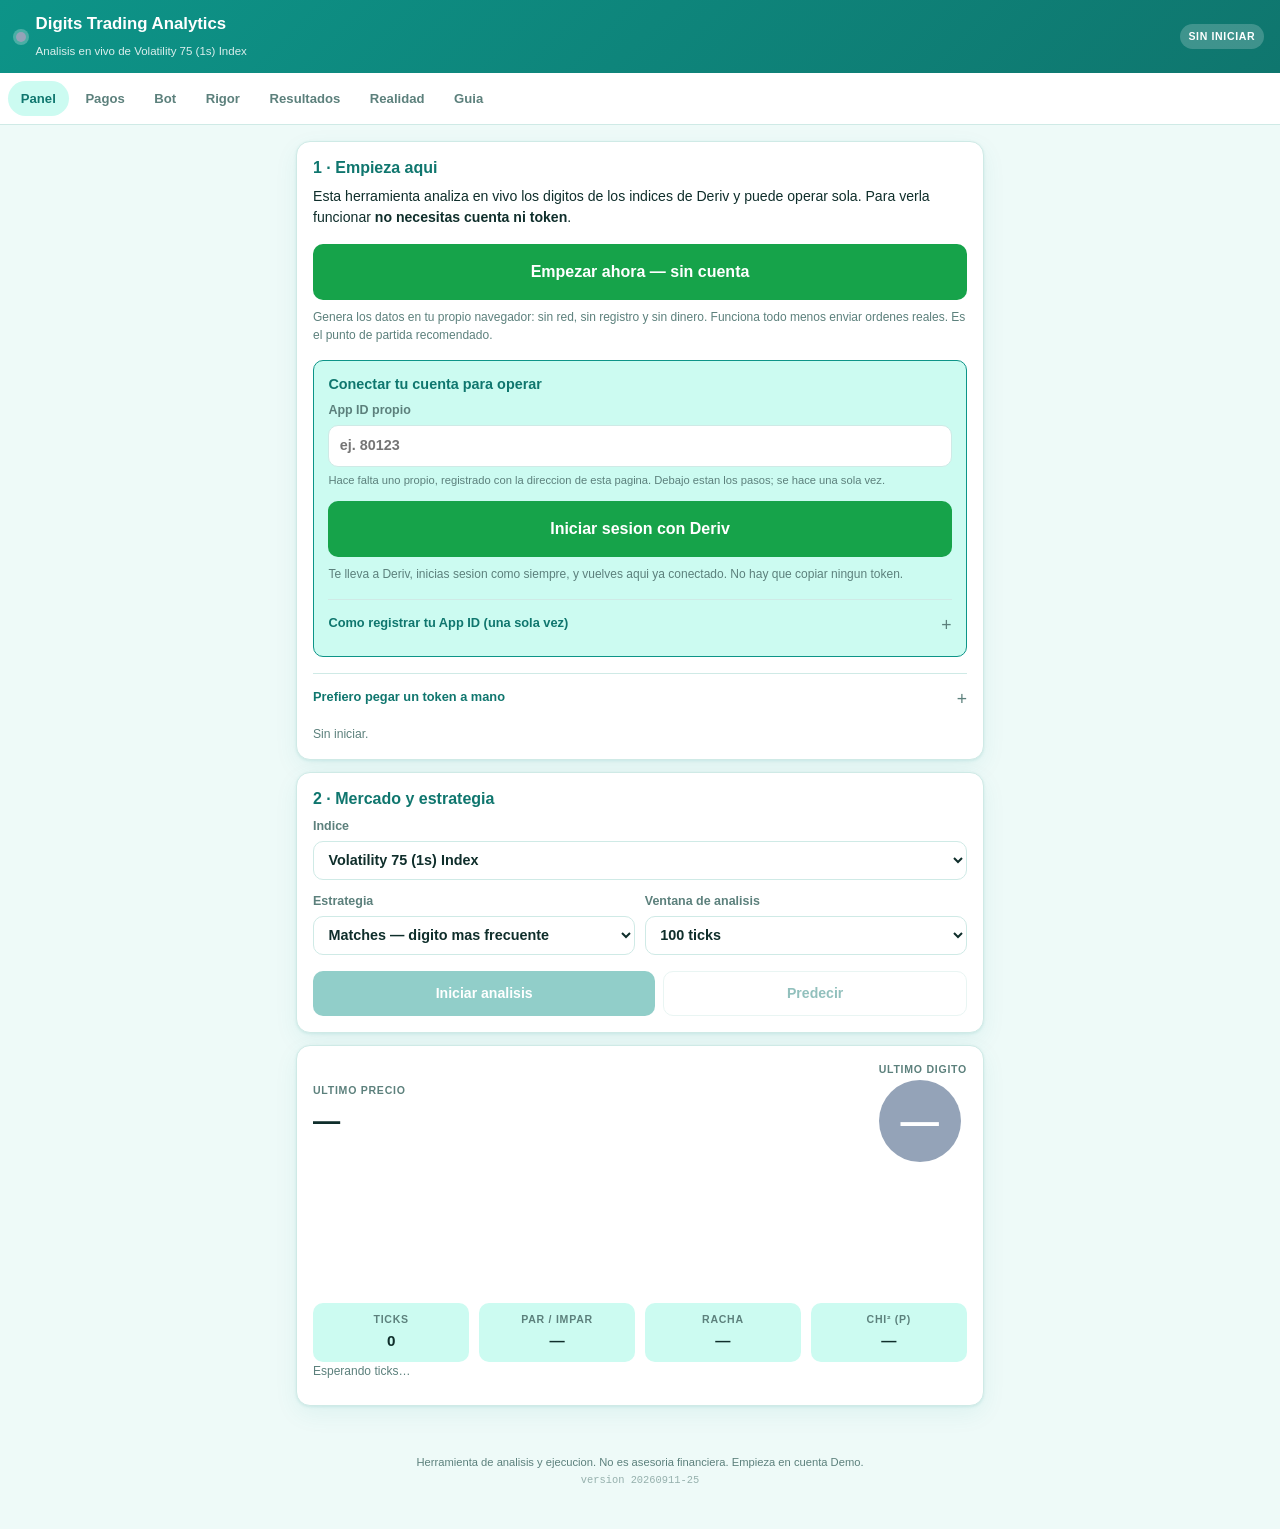
<file: index.html>
<!doctype html>
<html lang="es">
<head>
<meta charset="utf-8">
<meta name="viewport" content="width=device-width, initial-scale=1, viewport-fit=cover">
<title>Digits Trading Analytics — Deriv</title>
<link rel="stylesheet" href="css/style.css?v=20260911-25">
<link rel="icon" href="data:image/svg+xml,<svg xmlns='http://www.w3.org/2000/svg' viewBox='0 0 100 100'><text y='.9em' font-size='90'>📊</text></svg>">
</head>
<body>

<header class="topbar">
  <div class="brand">
    <span class="dot" id="connDot"></span>
    <div>
      <h1>Digits Trading Analytics</h1>
      <p id="subtitle">Analisis de digitos en vivo + operacion automatica</p>
    </div>
  </div>
  <span class="badge" id="accountBadge">sin iniciar</span>
</header>

<nav class="tabs" id="tabs">
  <button class="tab active" data-tab="panel">Panel</button>
  <button class="tab" data-tab="pagos">Pagos</button>
  <button class="tab" data-tab="bot">Bot</button>
  <button class="tab" data-tab="rigor">Rigor</button>
  <button class="tab" data-tab="resultados">Resultados</button>
  <button class="tab" data-tab="realidad">Realidad</button>
  <button class="tab" data-tab="guia">Guia</button>
</nav>

<main>

<!-- ================== PANEL ================== -->
<section class="view active" id="view-panel">

  <div class="card" id="connCard">
    <h2>1 · Empieza aqui</h2>
    <p class="lead">Esta herramienta analiza en vivo los digitos de los indices de Deriv y
       puede operar sola. Para verla funcionar <b>no necesitas cuenta ni token</b>.</p>

    <button class="btn big" id="btnDemo">Empezar ahora — sin cuenta</button>
    <p class="note">Genera los datos en tu propio navegador: sin red, sin registro y sin
       dinero. Funciona todo menos enviar ordenes reales. Es el punto de partida
       recomendado.</p>

    <div class="oauth">
      <h3 style="margin-top:0">Conectar tu cuenta para operar</h3>
      <label>App ID propio
        <input id="oauthAppId" type="text" inputmode="numeric" placeholder="ej. 80123">
        <small>Hace falta uno propio, registrado con la direccion de esta pagina. Debajo
               estan los pasos; se hace una sola vez.</small>
      </label>
      <button class="btn big" id="btnOAuth">Iniciar sesion con Deriv</button>
      <p class="note">Te lleva a Deriv, inicias sesion como siempre, y vuelves aqui ya
         conectado. No hay que copiar ningun token.</p>

      <details>
        <summary>Como registrar tu App ID (una sola vez)</summary>
        <ol>
          <li>Abre <b>api.deriv.com</b> e inicia sesion</li>
          <li>Entra en <b>Dashboard</b> y busca <b>Register application</b>
              o <b>Gestionar aplicaciones</b></li>
          <li>Nombre: el que quieras, por ejemplo <b>MiAnalizador</b></li>
          <li>En <b>redirect URL</b> o <b>URL de redireccion</b> pega exactamente
              la direccion de esta pagina:
              <code id="miUrl"></code></li>
          <li>Marca el permiso de <b>Trade / Operaciones</b></li>
          <li>Guarda. Te dara un numero de <b>App ID</b>: copialo en el campo de arriba</li>
        </ol>
        <p class="honest">La direccion de redireccion tiene que coincidir letra por letra,
           incluida la barra final. Si no coincide, Deriv no te devolvera aqui.</p>
      </details>
    </div>

    <details id="realConn">
      <summary>Prefiero pegar un token a mano</summary>
      <label>API Token
        <input id="apiToken" type="password" placeholder="pat_…" autocomplete="off">
        <small>Se crea en <b>app.deriv.com → Configuracion → Ficha API → Crear token</b>.
               Marca <b>solo «Operaciones»</b>; no marques «Gestion de cuentas» ni
               «Perspectivas de aplicacion». Empieza con una cuenta <b>Demo</b>.
               <b>Importante:</b> Deriv solo muestra el token entero una vez, en la ventana
               que sale justo al crearlo. Copialo ahi con el boton «Copiar»; despues aparece
               oculto y ya no se puede recuperar.</small>
      </label>
      <p class="note" id="tokenHint"></p>
      <label>App ID
        <input id="appId" type="text" inputmode="numeric" value="1089">
        <small>Dejalo en 1089 salvo que notes lentitud. Entonces registra el tuyo gratis
               en api.deriv.com.</small>
      </label>
      <label class="check">
        <input id="rememberToken" type="checkbox">
        <span>Recordar el token en este dispositivo (se guarda sin cifrar)</span>
      </label>
      <div class="row">
        <button class="btn primary" id="btnConnect">Conectar</button>
        <button class="btn ghost" id="btnDisconnect" disabled>Desconectar</button>
      </div>
    </details>

    <p class="status" id="connStatus">Sin iniciar.</p>
    <p class="rawerr" id="rawError" hidden></p>
    <details id="tokenAyuda" hidden>
      <summary>Deriv rechaza el token: como averiguar por que</summary>
      <p>Comprueba el token en el explorador oficial de Deriv, que no pasa por esta
         herramienta. Si alli tambien falla, el problema esta en el token o en la cuenta;
         si alli funciona, el problema es de esta herramienta y hay que mirarlo.</p>
      <ol>
        <li>Abre <b>api.deriv.com/api-explorer</b></li>
        <li>Busca el metodo <b>Authorize</b> en la lista de la izquierda</li>
        <li>Pega el token en el campo y pulsa <b>Send Request</b></li>
        <li>Mira la respuesta: si trae <b>loginid</b> y <b>balance</b>, el token es valido</li>
      </ol>
      <p class="honest">Causas habituales cuando el formato es correcto: el token se creo en
         otra cuenta, se borro, ya caduco, o se copio de una ventana anterior. Deriv solo
         muestra el token entero una vez, al crearlo.</p>
    </details>
  </div>

  <div class="card">
    <h2>2 · Mercado y estrategia</h2>
    <label>Indice
      <select id="symbol"></select>
    </label>
    <div class="grid2">
      <label>Estrategia
        <select id="strategy"></select>
      </label>
      <label>Ventana de analisis
        <select id="windowTicks">
          <option value="25">25 ticks</option>
          <option value="50">50 ticks</option>
          <option value="100" selected>100 ticks</option>
          <option value="250">250 ticks</option>
          <option value="500">500 ticks</option>
          <option value="1000">1000 ticks</option>
        </select>
      </label>
    </div>
    <div class="row">
      <button class="btn primary" id="btnAnalysis" disabled>Iniciar analisis</button>
      <button class="btn ghost" id="btnPredict" disabled>Predecir</button>
    </div>
  </div>

  <div class="card live" id="liveCard">
    <div class="live-head">
      <div>
        <span class="k">Ultimo precio</span>
        <span class="price" id="lastPrice">—</span>
      </div>
      <div class="digit-wrap">
        <span class="k">Ultimo digito</span>
        <div class="digit-circle" id="lastDigit">—</div>
      </div>
    </div>

    <div class="bars" id="digitBars"></div>

    <div class="stats-grid">
      <div><span class="k">Ticks</span><b id="stTotal">0</b></div>
      <div><span class="k">Par / Impar</span><b id="stEvenOdd">—</b></div>
      <div><span class="k">Racha</span><b id="stStreak">—</b></div>
      <div><span class="k">Chi² (p)</span><b id="stChi">—</b></div>
    </div>
    <p class="note" id="uniformNote">Esperando ticks…</p>
  </div>

  <div class="card prediction" id="predCard" hidden>
    <div class="pred-head">
      <div><span class="k">Tipo de prediccion</span><b class="pred-type" id="predType">—</b></div>
      <div class="right"><span class="k">Mercado</span><b id="predMarket">—</b></div>
    </div>
    <span class="k">Todos los digitos (prediccion resaltada)</span>
    <div class="digit-row" id="predDigits"></div>
    <div class="pred-metrics">
      <div><span class="k">Prediccion</span><b class="big" id="predValue">—</b></div>
      <div><span class="k">Frecuencia observada</span><b class="big" id="predObserved">—</b></div>
      <div><span class="k">Estrategia</span><b id="predStrategy">—</b></div>
    </div>
    <p class="reason" id="predReason"></p>
    <p class="honest" id="predHonest"></p>
  </div>

  <div class="card gate" id="gateCard" hidden>
    <h2>3 · Decision de entrada</h2>
    <div class="verdict" id="verdict">
      <span class="light" id="verdictLight"></span>
      <div>
        <b id="verdictText">—</b>
        <span id="verdictSub"></span>
      </div>
    </div>

    <div class="gauge">
      <div class="gauge-row">
        <span class="k">Probabilidad de que esta entrada sea rentable</span>
        <b class="big" id="gateProb">—</b>
      </div>
      <div class="meter"><div id="gateMeter"></div><span class="thr" id="gateThr"></span></div>
      <small id="gateMeterNote">Exigencia minima marcada en la barra.</small>
    </div>

    <div class="stats-grid">
      <div><span class="k">Necesario para no perder</span><b id="gateBreakeven">—</b></div>
      <div><span class="k">Tasa medida</span><b id="gateMeasured">—</b></div>
      <div><span class="k">Muestra</span><b id="gateSample">—</b></div>
      <div><span class="k">Valor esperado</span><b id="gateEv">—</b></div>
    </div>

    <ul class="reasons" id="gateReasons"></ul>

    <div class="grid2">
      <label>Certeza exigida
        <select id="gateThreshold">
          <option value="0.80">80% — permisivo</option>
          <option value="0.90">90%</option>
          <option value="0.95" selected>95% — estricto</option>
          <option value="0.99">99%</option>
        </select>
      </label>
      <label>Muestra minima
        <select id="gateMinSample">
          <option value="200">200 ticks</option>
          <option value="500" selected>500 ticks</option>
          <option value="1000">1000 ticks</option>
          <option value="2000">2000 ticks</option>
        </select>
      </label>
    </div>
  </div>
</section>

<!-- ================== PAGOS ================== -->
<section class="view" id="view-pagos">
  <div class="card">
    <h2>Escaner de pagos</h2>
    <p class="note">Cotiza en vivo cada combinacion de contrato contra la API y muestra el
      <b>multiplo real de pago</b>. Asi eliges las que pagan x7–x10 con stakes de 1, 3 o 5 USD.</p>
    <div class="grid2">
      <label>Stake a cotizar
        <select id="scanStake">
          <option value="1">1 USD</option>
          <option value="3">3 USD</option>
          <option value="5" selected>5 USD</option>
          <option value="10">10 USD</option>
        </select>
      </label>
      <label>Multiplo objetivo
        <select id="scanTarget">
          <option value="7" selected>x7 o mas</option>
          <option value="9">x9 o mas</option>
          <option value="4">x4 o mas</option>
          <option value="0">mostrar todo</option>
        </select>
      </label>
    </div>
    <button class="btn primary" id="btnScan" disabled>Escanear pagos</button>
    <div class="progress" id="scanProgress" hidden><div></div></div>
  </div>
  <div class="card">
    <div class="table-wrap">
      <table id="scanTable">
        <thead><tr>
          <th>Contrato</th><th>Barrera</th><th>Pago</th><th>Prob.</th><th>Valor esperado</th>
        </tr></thead>
        <tbody><tr><td colspan="5" class="empty">Sin datos. Conecta y pulsa «Escanear pagos».</td></tr></tbody>
      </table>
    </div>
  </div>
</section>

<!-- ================== BOT ================== -->
<section class="view" id="view-bot">
  <div class="card">
    <h2>Operacion automatica</h2>

    <label>Modo
      <select id="mode">
        <option value="sim" selected>Simulacion (sin dinero, liquida con ticks reales)</option>
        <option value="real">Real (envia ordenes a tu cuenta)</option>
      </select>
    </label>

    <div class="grid2">
      <label>Stake base
        <select id="baseStake">
          <option value="1" selected>1 USD</option>
          <option value="3">3 USD</option>
          <option value="5">5 USD</option>
        </select>
      </label>
      <label>Duracion
        <select id="duration">
          <option value="1" selected>1 tick</option>
          <option value="2">2 ticks</option>
          <option value="3">3 ticks</option>
          <option value="5">5 ticks</option>
        </select>
      </label>
    </div>

    <label>Gestion de capital
      <select id="money">
        <option value="flat" selected>Fija (siempre el mismo stake)</option>
        <option value="martingale">Martingala (multiplica tras perder)</option>
        <option value="dalembert">D'Alembert (suma tras perder)</option>
        <option value="fibonacci">Fibonacci</option>
      </select>
    </label>

    <div class="grid2" id="mgRow" hidden>
      <label>Factor
        <input id="factor" type="number" step="0.1" min="1.1" max="5" value="2.2">
      </label>
      <label>Pasos maximos
        <input id="maxSteps" type="number" step="1" min="1" max="15" value="5">
      </label>
    </div>

    <h3>Limites de riesgo</h3>
    <div class="grid2">
      <label>Objetivo de ganancia (USD)
        <input id="takeProfit" type="number" step="1" min="0" value="10">
      </label>
      <label>Perdida maxima (USD)
        <input id="stopLoss" type="number" step="1" min="0" value="20">
      </label>
      <label>Stake maximo (USD)
        <input id="maxStake" type="number" step="1" min="1" value="20">
      </label>
      <label>Operaciones maximas
        <input id="maxTrades" type="number" step="1" min="0" value="50">
      </label>
      <label>Perdidas seguidas maximas
        <input id="maxLossStreak" type="number" step="1" min="0" value="0">
      </label>
      <label>Pago minimo exigido
        <select id="minPayoutMult">
          <option value="0">sin filtro</option>
          <option value="7" selected>x7</option>
          <option value="9">x9</option>
        </select>
      </label>
    </div>

    <label class="check gateswitch">
      <input id="requireGate" type="checkbox">
      <span><b>Operar solo cuando la puerta diga ENTRAR.</b> El motor comprueba, antes de cada
            orden, que la tasa de acierto medida supere el punto de equilibrio del pago con la
            certeza exigida. Si no lo supera, no opera.</span>
    </label>

    <label class="check danger" id="realConfirmWrap" hidden>
      <input id="realConfirm" type="checkbox">
      <span>Entiendo que el modo real usa dinero de mi cuenta y que cada operacion tiene
            valor esperado negativo.</span>
    </label>

    <div class="diag" id="diag">
      <b id="diagTitle">Comprobando…</b>
      <ul id="diagList"></ul>
    </div>

    <div class="row">
      <button class="btn run" id="btnRun" disabled>Ejecutar</button>
      <button class="btn stop" id="btnStop" disabled>Detener</button>
    </div>
    <p class="status" id="botStatus">El bot no esta corriendo.</p>
  </div>

  <div class="card">
    <h2>Registro</h2>
    <div class="log" id="log"></div>
  </div>
</section>

<!-- ================== RIGOR ================== -->
<section class="view" id="view-rigor">
  <div class="card">
    <h2>Deteccion de sesgo</h2>
    <p class="note">Prueba cada digito por separado contra el 10% teorico y corrige por las
      diez comparaciones simultaneas (Holm-Bonferroni). Sin esa correccion, mirar diez
      digitos y quedarse con el mas extremo produce un "hallazgo" casi siempre.</p>
    <div class="table-wrap">
      <table id="biasTable">
        <thead><tr>
          <th>Digito</th><th>Veces</th><th>Frecuencia</th><th>p crudo</th><th>p corregido</th><th></th>
        </tr></thead>
        <tbody><tr><td colspan="6" class="empty">Inicia el analisis para acumular datos.</td></tr></tbody>
      </table>
    </div>
    <p class="honest" id="biasVerdict">Sin datos suficientes.</p>
  </div>

  <div class="card">
    <h2>Calibracion</h2>
    <p class="note">Compara la probabilidad que anuncia la herramienta con la que realmente
      se cumple. Una herramienta honesta cae sobre la diagonal: si dice 20%, acierta 20%.
      Se acumula entre sesiones.</p>
    <div class="table-wrap">
      <table id="calibTable">
        <thead><tr>
          <th>Banda anunciada</th><th>n</th><th>Anunciado</th><th>Real</th><th>Error</th>
        </tr></thead>
        <tbody><tr><td colspan="5" class="empty">Sin operaciones registradas todavia.</td></tr></tbody>
      </table>
    </div>
    <p class="honest" id="calibVerdict">Ejecuta el bot en simulacion para llenar esta tabla.</p>
    <button class="btn ghost" id="btnResetCalib">Borrar historial de calibracion</button>
  </div>
</section>

<!-- ================== GUIA ================== -->
<section class="view" id="view-guia">

  <div class="card">
    <h2>Que es esto</h2>
    <p>Dos herramientas en una. <b>Analiza</b> los digitos de los indices de Deriv en vivo,
       y <b>opera sola</b> si se lo pides. La diferencia con otras parecidas es que aqui
       cada numero que ves esta calculado, no decorado.</p>
    <p class="note">Toca cualquier titulo de abajo para desplegarlo.</p>
  </div>

  <div class="card">
    <h2>Configuracion recomendada</h2>
    <p>Dos ajustes completos, listos en un toque. Los dos arrancan en
       <b>modo simulacion</b>, sin dinero.</p>

    <button class="btn primary" id="presetSafe">Aplicar configuracion sostenible</button>
    <p class="note"><b>Differs con stake fijo de 1 USD.</b> Es la combinacion que menos
       comision paga (1.9% frente al 10.7% de Matches) y la que hace durar mas el capital.
       Gana 9 de cada 10 veces, pero poco cada vez.</p>
    <p class="honest"><b>Aviso: con esta configuracion el bot hara cero operaciones.</b>
       No esta roto. Differs necesita acertar 91.74% para cubrir su pago de x1.09, y el
       generador solo da 90%. La puerta lo detecta y no deja entrar. Eso es la herramienta
       diciendote la verdad sobre el producto.<br><br>
       Para verla operar, desmarca «operar solo cuando la puerta diga ENTRAR» en la pestana
       Bot. <b>Hazlo solo en simulacion</b>, para medir: es justamente lo que la puerta
       existe para impedir con dinero real.</p>

    <button class="btn run" id="presetRun">Aplicar configuracion operativa</button>
    <p class="note"><b>La que hace que el bot opere.</b> Matches, stake fijo de 1 USD,
       puerta desactivada y limites puestos. Es la configuracion de la tabla que aparece
       arriba del boton Ejecutar. Arranca en simulacion; cambia el Modo a Real cuando
       quieras operar de verdad.</p>

    <button class="btn ghost" id="presetVideo">Aplicar la del video</button>
    <p class="note"><b>Matches con martingala x2.2.</b> Sirve para compararla con la
       anterior en simulacion. Pon las dos a correr un rato y mira la pestana Resultados.</p>

    <p class="honest">Ninguna de las dos es rentable a largo plazo: las dos tienen valor
       esperado negativo. La primera pierde despacio, la segunda a rachas. Se incluyen para
       que la diferencia la veas medida y no te la tenga que contar nadie.</p>

    <hr style="border:0;border-top:1px solid var(--line);margin:1rem 0">
    <p class="note">La herramienta recuerda tus ajustes en este navegador, asi que no tienes
       que reconfigurarla al recargar ni al cambiar de cuenta. El <b>Modo</b> es la excepcion:
       cada vez que abres empieza en <b>Simulacion</b>, para que pasar a Real sea siempre una
       decision consciente.</p>
    <button class="btn ghost" id="btnResetCfg">Restablecer los valores por defecto</button>
  </div>

  <div class="card">
    <h2>Las pestanas</h2>
    <details><summary>Panel</summary>
      <p>Donde te conectas, eliges mercado y ves lo que pasa tick a tick. Abajo del todo
         aparece la <b>decision de entrada</b>, que es la parte importante.</p></details>
    <details><summary>Pagos</summary>
      <p>Pregunta a Deriv cuanto paga ahora mismo cada tipo de contrato. Sirve para ver
         cuales llegan a x7 o x10 y cuanto se lleva la casa en cada uno.</p></details>
    <details><summary>Bot</summary>
      <p>La operativa automatica y sus limites de seguridad.</p></details>
    <details><summary>Rigor</summary>
      <p>Responde a una sola pregunta: lo que estoy viendo, ¿es senal o es casualidad?</p></details>
    <details><summary>Resultados</summary>
      <p>Como va la sesion: operaciones, aciertos, ganancia o perdida, y descarga en CSV.</p></details>
    <details><summary>Realidad</summary>
      <p>Calculadoras para responder «¿cuanto me cuesta esto?» y «¿cuanto me dura el dinero?».</p></details>
  </div>

  <div class="card">
    <h2>Panel, control a control</h2>

    <details><summary>App ID</summary>
      <p>El identificador con el que la app se presenta ante Deriv. El <b>1089</b> es publico
         y lo comparte mucha gente, asi que sus limites de peticiones tambien son compartidos.
         Si notas lentitud, registra el tuyo gratis en <b>api.deriv.com</b> y ponlo aqui.</p></details>

    <details><summary>API Token</summary>
      <p>La llave de tu cuenta. Se crea en <b>app.deriv.com → Configuracion → Ficha API →
         Crear token</b>. De los tres permisos marca <b>solo «Operaciones»</b>: es el que
         permite comprar y vender contratos, y es el unico que necesita la herramienta.
         Se queda en tu navegador y nunca sale de tu dispositivo.</p>
      <p class="honest">No marques <b>«Gestion de cuentas»</b> ni <b>«Perspectivas de
         aplicacion»</b>. No hacen falta aqui, y un token con ellas puede hacer mucho mas
         dano si se filtra.</p>
      <p class="honest">La casilla «recordar» lo guarda sin cifrar en este telefono. No la
         marques en un dispositivo compartido.</p></details>

    <details><summary>Explorar sin cuenta</summary>
      <p>Genera los ticks aqui mismo, sin red y sin cuenta. Todo funciona igual salvo el modo
         real, que queda bloqueado. Es para aprender la herramienta sin riesgo.</p></details>

    <details><summary>Indice</summary>
      <p>Que mercado sintetico miras. Los que llevan <b>(1s)</b> generan un tick por segundo;
         los demas, uno cada dos. Mas rapido significa mas datos por minuto, no mas facil.</p></details>

    <details><summary>Estrategia</summary>
      <p>Como se elige la apuesta a partir de lo observado:</p>
      <ul class="reasons">
        <li><b>Matches — digito mas frecuente:</b> apuesta a que se repite el que mas sale.</li>
        <li><b>Matches — menos frecuente:</b> apuesta a que el rezagado «se pone al dia».</li>
        <li><b>Differs:</b> apuesta a que NO sale el mas raro. Gana casi siempre, paga poco.</li>
        <li><b>Over 8 / Under 1:</b> solo gana con el 9 o con el 0. Pagan mucho, aciertan poco.</li>
        <li><b>Over / Under dinamico:</b> se pone del lado que domina.</li>
        <li><b>Par / Impar:</b> la moneda al aire.</li>
        <li><b>Matches al azar (control):</b> elige el digito a boleo. <b>Es la mas util de
            todas:</b> es la vara de medir. Si tu estrategia no le gana a esta, no aporta nada.</li>
      </ul></details>

    <details><summary>Ventana de analisis</summary>
      <p>Cuantos ticks recientes mira para decidir. Ventanas cortas reaccionan rapido pero
         se inventan senales; ventanas largas son mas fiables y mas lentas. 100 esta bien
         para empezar.</p></details>

    <details><summary>El circulo y las barras</summary>
      <p>El circulo es el ultimo digito que salio, con su color. Las barras son cuantas veces
         salio cada digito en la ventana: verde el mas frecuente, roja el menos.</p></details>

    <details><summary>Ticks · Par/Impar · Racha · Chi²</summary>
      <p><b>Ticks:</b> cuantos lleva analizados. <b>Par/Impar:</b> el reparto.
         <b>Racha:</b> cuantas veces seguidas se repite el ultimo digito.</p>
      <p><b>Chi² (p)</b> es el importante. Mide si el reparto de digitos se parece al de un
         generador justo. Si <b>p es mayor que 0.05</b>, todo normal. Si es menor, esa muestra
         se desvia mas de lo habitual — pero mirando sin parar, 1 de cada 20 ventanas da eso
         por pura casualidad.</p></details>

    <details><summary>La tarjeta de prediccion</summary>
      <p>Muestra la apuesta que propone la estrategia y con que frecuencia ocurrio eso en la
         ventana. Ojo al matiz que repite el recuadro naranja: <b>esa frecuencia es lo que ya
         paso, no la probabilidad de lo que viene.</b> La probabilidad del proximo tick es
         siempre la misma, la fija el generador.</p></details>

    <details><summary>Decision de entrada ⭐</summary>
      <p>Es el corazon de la herramienta. Responde: <b>¿entrar aqui me conviene?</b></p>
      <ul class="reasons">
        <li><b>Necesario para no perder:</b> con cuanta frecuencia tendrias que acertar para
            que el pago cubra la comision. Con pago x8.93 es 11.20%.</li>
        <li><b>Tasa medida:</b> con cuanta frecuencia ocurre de verdad, sobre toda la muestra
            acumulada (no sobre la ventana corta).</li>
        <li><b>Probabilidad de que sea rentable:</b> la certeza de que la segunda supere a la
            primera. La barra debe pasar la marca negra.</li>
      </ul>
      <p>Si la tasa medida no supera a la necesaria con suficiente certeza, dice
         <b>NO ENTRAR</b>. No es pesimismo: es la resta.</p></details>
  </div>

  <div class="card">
    <h2>Bot, control a control</h2>

    <details open><summary>Modo — el mas importante</summary>
      <p><b>Simulacion:</b> no envia nada. Espera al siguiente tick real y calcula que habria
         pasado, usando el pago verdadero. Ideal para medir durante horas.</p>
      <p><b>Real:</b> envia ordenes de verdad a tu cuenta.</p>
      <p class="honest">Truco util: con un token de cuenta <b>Demo</b>, el modo Real envia
         ordenes autenticas contra dinero virtual. Es la forma de probarlo todo sin arriesgar.</p></details>

    <details><summary>Stake base y Duracion</summary>
      <p><b>Stake:</b> cuanto pones en cada operacion. <b>Duracion:</b> cuantos ticks dura el
         contrato. Con 1 tick se resuelve en un segundo.</p></details>

    <details><summary>Gestion de capital</summary>
      <p><b>Fija:</b> siempre lo mismo. Pierde despacio y de forma predecible.</p>
      <p><b>Martingala:</b> multiplica el stake tras cada perdida para recuperar de golpe.
         <b>Factor</b> es por cuanto multiplica; <b>pasos maximos</b> cuantas veces antes de
         volver a empezar.</p>
      <p class="honest">Con martingala x2.2 partiendo de 1 USD, cubrir 8 perdidas seguidas
         exige 456 USD. Y perder 8 seguidas en Matches pasa de media cada 13 operaciones.
         No reduce el riesgo: lo concentra.</p>
      <p><b>D'Alembert</b> y <b>Fibonacci</b> son versiones mas suaves de la misma idea.</p></details>

    <details><summary>Los cinco limites</summary>
      <ul class="reasons">
        <li><b>Objetivo de ganancia:</b> para al llegar. Sin el, la sesion no termina nunca.</li>
        <li><b>Perdida maxima:</b> para al perder esa cantidad. El mas importante de todos.</li>
        <li><b>Stake maximo:</b> techo por operacion. Frena a la martingala.</li>
        <li><b>Operaciones maximas:</b> cuantas como mucho.</li>
        <li><b>Perdidas seguidas maximas:</b> para tras esa racha. Pon <b>0</b> para desactivarlo.</li>
      </ul>
      <p>Se comprueban <b>antes</b> de cada orden, no despues.</p></details>

    <details><summary>Pago minimo exigido — cuidado aqui</summary>
      <p>Descarta contratos que paguen menos de lo indicado. Si pides <b>x7</b>, solo pasan
         Matches, Over 8 y Under 1.</p>
      <p class="honest">Trampa habitual: con la estrategia <b>Differs</b>, que paga x1.09, un
         filtro de x7 bloquea absolutamente todo y el bot no opera nunca. Si usas Differs,
         pon <b>sin filtro</b>.</p></details>

    <details open><summary>Operar solo cuando la puerta diga ENTRAR</summary>
      <p>Con esto marcado, el motor comprueba la decision de entrada antes de cada orden y no
         opera si no sale favorable. Es lo que impide que el bot vaya perdiendo en piloto
         automatico.</p>
      <p>Si lo desmarcas, opera siempre que la estrategia proponga algo. Util para medir en
         simulacion; mala idea con dinero.</p></details>
  </div>

  <div class="card">
    <h2>Y si no opera nada?</h2>
    <p>Es lo normal, y suele ser por una de estas tres:</p>
    <ul class="reasons">
      <li><b>La puerta esta cerrada.</b> El registro lo dice. Significa que ninguna entrada
          supera su punto de equilibrio con la certeza pedida.</li>
      <li><b>El filtro de pago lo bloquea todo.</b> Mira el apartado de arriba.</li>
      <li><b>Falta muestra.</b> La puerta pide 500 ticks acumulados. Deja el analisis
          corriendo unos minutos.</li>
    </ul>
  </div>
</section>

<!-- ================== RESULTADOS ================== -->
<section class="view" id="view-resultados">
  <div class="card">
    <h2>Resumen</h2>
    <div class="stats-grid four">
      <div><span class="k">Operaciones</span><b id="rsTrades">0</b></div>
      <div><span class="k">Aciertos</span><b id="rsWinRate">—</b></div>
      <div><span class="k">Stake total</span><b id="rsStake">0.00</b></div>
      <div><span class="k">Pago total</span><b id="rsPayout">0.00</b></div>
      <div><span class="k">Ganancia / perdida</span><b id="rsPnl" class="pnl">0.00</b></div>
      <div><span class="k">ROI</span><b id="rsRoi">—</b></div>
      <div><span class="k">Racha perdedora</span><b id="rsStreak">0</b></div>
      <div><span class="k">Caida maxima</span><b id="rsDD">0.00</b></div>
    </div>
    <div class="row">
      <button class="btn ghost" id="btnCsv">Descargar CSV</button>
      <button class="btn ghost" id="btnResetStats">Reiniciar contadores</button>
    </div>
  </div>
  <div class="card">
    <h2>Operaciones</h2>
    <div class="table-wrap">
      <table id="tradesTable">
        <thead><tr>
          <th>#</th><th>Contrato</th><th>Stake</th><th>Digito</th><th>Resultado</th><th>P/L</th>
        </tr></thead>
        <tbody><tr><td colspan="6" class="empty">Todavia no hay operaciones.</td></tr></tbody>
      </table>
    </div>
  </div>
</section>

<!-- ================== REALIDAD ================== -->
<section class="view" id="view-realidad">
  <div class="card warn">
    <h2>Lo que dicen los numeros</h2>
    <p>Los indices de volatilidad de Deriv se generan con un RNG auditado. Los ticks son
       <b>independientes</b>: el ultimo digito de cada uno es uniforme sobre 0–9 y no guarda
       memoria. Ninguna lectura del historial cambia la probabilidad del proximo tick.</p>
    <p>Por eso el <b>x9</b> del video no es una ventaja: es el pago de un evento que ocurre
       1 de cada 10 veces. Esta calculadora usa el pago que cotiza la API y la probabilidad
       real del contrato.</p>
  </div>

  <div class="card">
    <h2>Valor esperado por operacion</h2>
    <div class="grid2">
      <label>Contrato
        <select id="evType">
          <option value="DIGITMATCH">Matches (1 digito)</option>
          <option value="DIGITDIFF">Differs</option>
          <option value="DIGITOVER">Over</option>
          <option value="DIGITUNDER">Under</option>
          <option value="DIGITEVEN">Par</option>
        </select>
      </label>
      <label>Barrera
        <input id="evBarrier" type="number" min="0" max="9" value="8">
      </label>
      <label>Multiplo de pago
        <input id="evPayout" type="number" step="0.01" min="1" value="8.93">
      </label>
      <label>Stake (USD)
        <input id="evStake" type="number" step="1" min="1" value="1">
      </label>
    </div>
    <div class="ev-out" id="evOut"></div>
  </div>

  <div class="card">
    <h2>Riesgo de la martingala</h2>
    <div class="grid2">
      <label>Stake base (USD)
        <input id="rkBase" type="number" step="1" min="1" value="1">
      </label>
      <label>Factor
        <input id="rkFactor" type="number" step="0.1" min="1.1" value="2.2">
      </label>
      <label>Prob. de perder por operacion
        <input id="rkLoss" type="number" step="0.01" min="0.01" max="0.99" value="0.9">
      </label>
      <label>Operaciones de la sesion
        <input id="rkTrials" type="number" step="10" min="10" value="100">
      </label>
    </div>
    <div class="table-wrap">
      <table id="ladderTable">
        <thead><tr><th>Perdida n°</th><th>Stake</th><th>Capital consumido</th><th>Prob. de llegar aqui</th></tr></thead>
        <tbody></tbody>
      </table>
    </div>
    <p class="honest" id="rkOut"></p>
  </div>

  <div class="card">
    <h2>Sostenibilidad: cuanto dura el capital</h2>
    <div class="grid2">
      <label>Capital (USD)
        <input id="suBankroll" type="number" step="10" min="10" value="100">
      </label>
      <label>Stake por operacion (USD)
        <input id="suStake" type="number" step="1" min="1" value="1">
      </label>
    </div>
    <div class="table-wrap">
      <table id="sustainTable">
        <thead><tr>
          <th>Contrato</th><th>Pago</th><th>VE</th><th>Vida media</th><th>Ruina</th>
        </tr></thead>
        <tbody></tbody>
      </table>
    </div>
    <p class="honest" id="sustainNote"></p>
  </div>
</section>

</main>

<footer>
  <p>Herramienta de analisis y ejecucion. No es asesoria financiera. Empieza en cuenta Demo.<br><span id="appVersion">version 20260911-25</span></p>
</footer>

<script src="js/api.js?v=20260911-25"></script>
<script src="js/stats.js?v=20260911-25"></script>
<script src="js/edge.js?v=20260911-25"></script>
<script src="js/trader.js?v=20260911-25"></script>
<script src="js/app.js?v=20260911-25"></script>
</body>
</html>
</file>
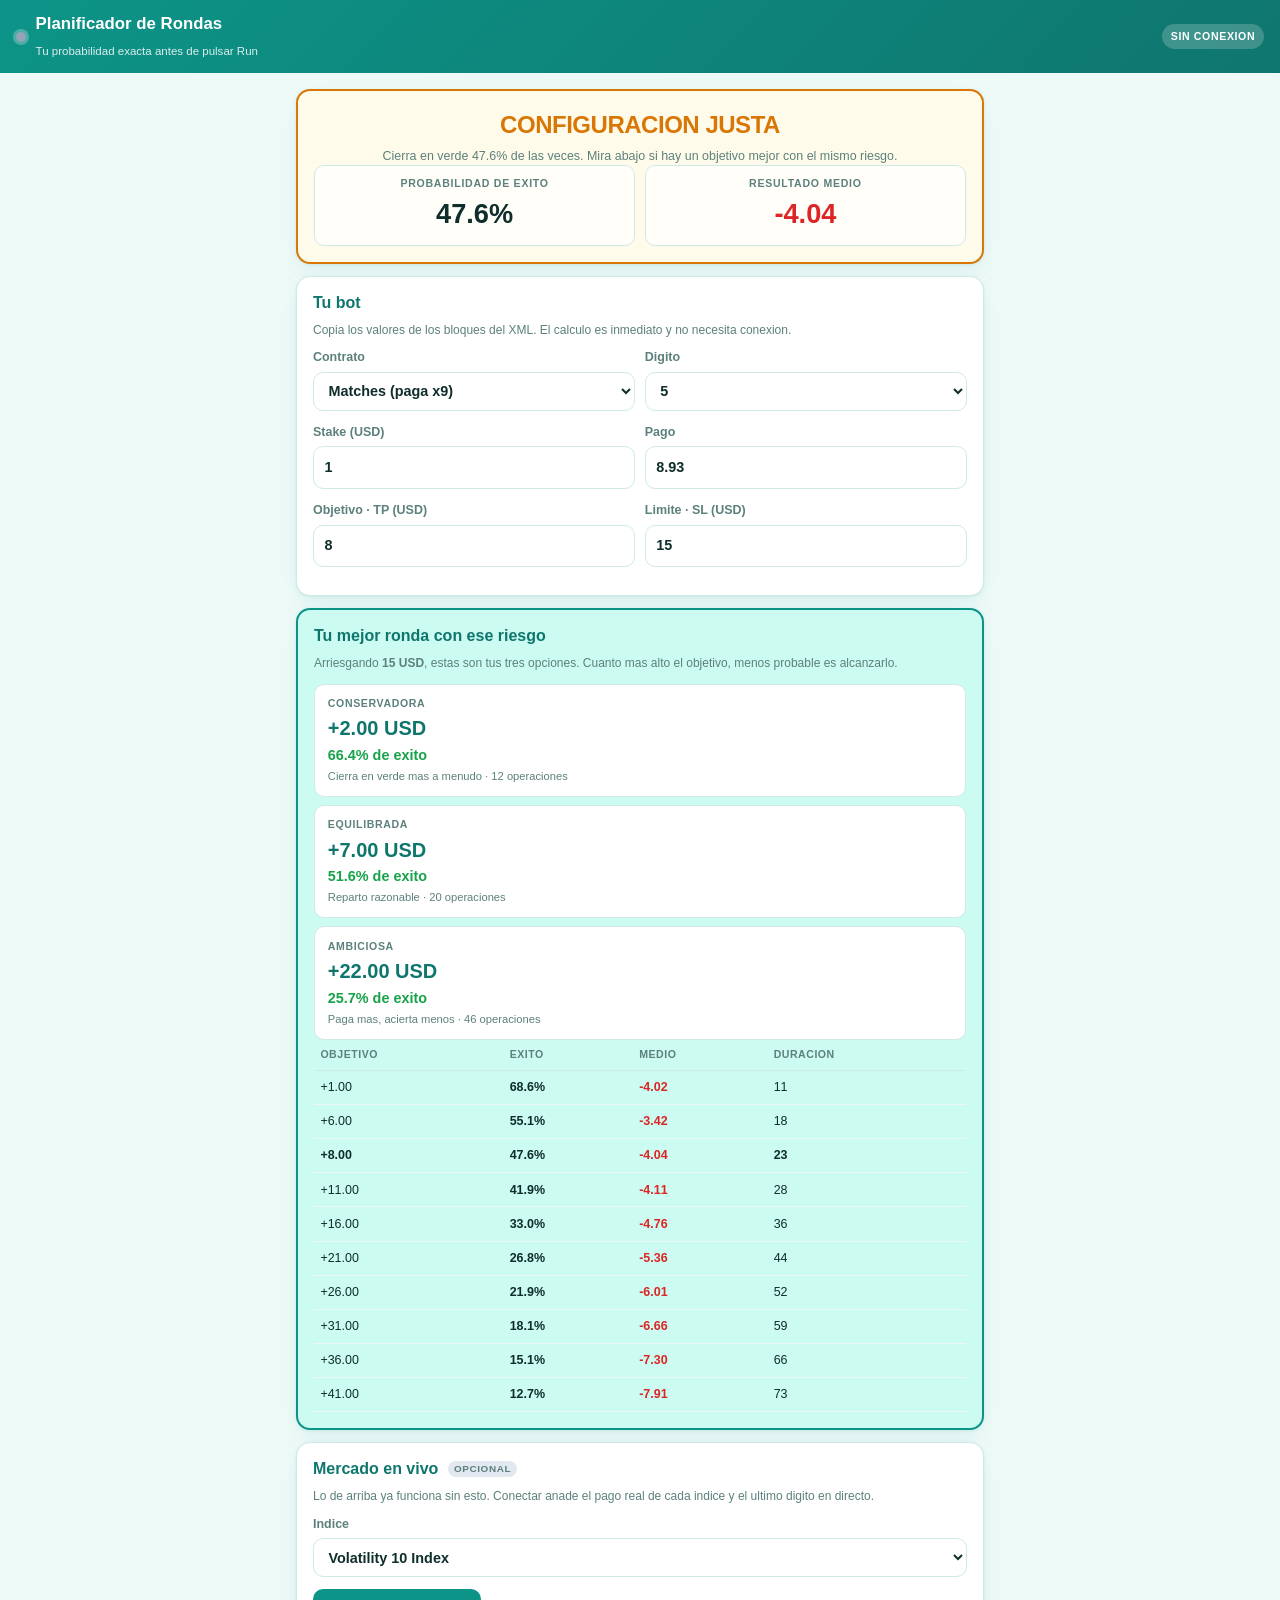
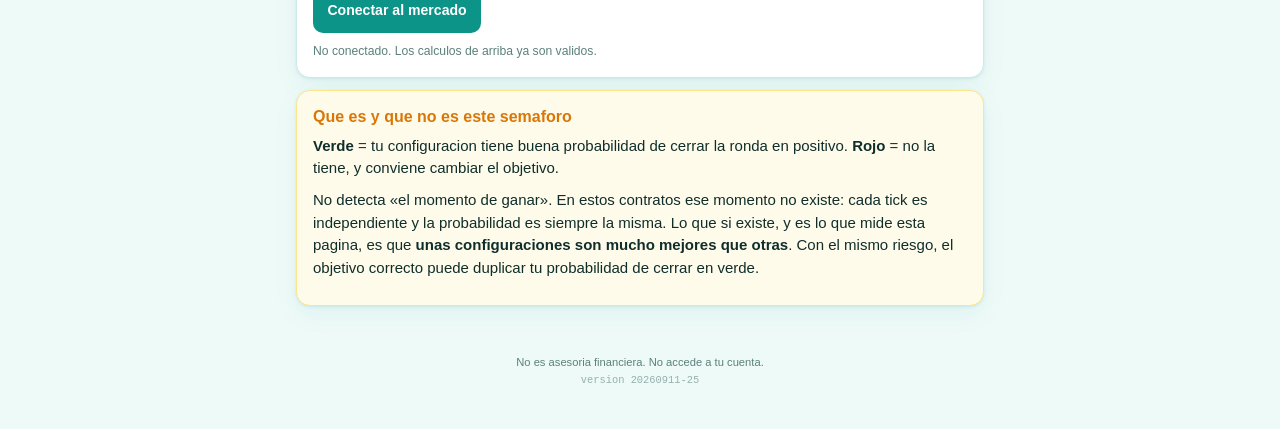
<file: semaforo.html>
<!doctype html>
<html lang="es">
<head>
<meta charset="utf-8">
<meta name="viewport" content="width=device-width, initial-scale=1, viewport-fit=cover">
<title>Planificador de Rondas — Deriv</title>
<link rel="stylesheet" href="css/style.css?v=20260911-25">
<link rel="stylesheet" href="css/semaforo.css?v=20260911-25">
<link rel="icon" href="data:image/svg+xml,<svg xmlns='http://www.w3.org/2000/svg' viewBox='0 0 100 100'><text y='.9em' font-size='90'>🎯</text></svg>">
</head>
<body>

<header class="topbar">
  <div class="brand">
    <span class="dot" id="connDot"></span>
    <div>
      <h1>Planificador de Rondas</h1>
      <p>Tu probabilidad exacta antes de pulsar Run</p>
    </div>
  </div>
  <span class="badge" id="estadoBadge">sin conexion</span>
</header>

<main>

  <!-- ======= 1. VEREDICTO ======= -->
  <div class="card luz" id="tarjetaLuz">
    <div class="veredicto">
      <b id="luzTexto">—</b>
      <span id="luzSub"></span>
    </div>
    <div class="marcador">
      <div><span class="k">Probabilidad de exito</span><b class="grande" id="exitoRonda">—</b></div>
      <div><span class="k">Resultado medio</span><b class="grande" id="medioRonda">—</b></div>
    </div>
    <div class="cuenta" id="cuenta" hidden>
      <span class="k">Esta lectura caduca en</span>
      <b id="cuentaNum">—</b>
      <div class="cuenta-barra"><div id="cuentaBarra"></div></div>
    </div>
  </div>

  <!-- ======= 2. TU BOT ======= -->
  <div class="card">
    <h2>Tu bot</h2>
    <p class="note">Copia los valores de los bloques del XML. El calculo es inmediato
       y no necesita conexion.</p>
    <div class="grid2">
      <label>Contrato
        <select id="tipo">
          <option value="DIGITMATCH" selected>Matches (paga x9)</option>
          <option value="DIGITDIFF">Differs (paga x1.09)</option>
          <option value="DIGITEVEN">Par (paga x1.95)</option>
          <option value="DIGITODD">Impar (paga x1.95)</option>
          <option value="DIGITOVER">Over</option>
          <option value="DIGITUNDER">Under</option>
        </select>
      </label>
      <label id="labBarrera">Digito
        <select id="barrera">
          <option>0</option><option>1</option><option>2</option><option>3</option><option>4</option>
          <option selected>5</option><option>6</option><option>7</option><option>8</option><option>9</option>
        </select>
      </label>
      <label>Stake (USD)
        <input id="stake" type="number" step="0.5" min="0.35" value="1">
      </label>
      <label>Pago
        <input id="pago" type="number" step="0.01" min="1" value="8.93">
      </label>
      <label>Objetivo · TP (USD)
        <input id="tp" type="number" step="1" min="1" value="8">
      </label>
      <label>Limite · SL (USD)
        <input id="sl" type="number" step="1" min="1" value="15">
      </label>
    </div>
  </div>

  <!-- ======= 3. TU MEJOR RONDA ======= -->
  <div class="card destacada">
    <h2>Tu mejor ronda con ese riesgo</h2>
    <div id="mejorRonda"></div>
    <div class="table-wrap">
      <table id="tablaTp">
        <thead><tr><th>Objetivo</th><th>Exito</th><th>Medio</th><th>Duracion</th></tr></thead>
        <tbody></tbody>
      </table>
    </div>
  </div>

  <!-- ======= 4. MERCADO EN VIVO (OPCIONAL) ======= -->
  <div class="card">
    <h2>Mercado en vivo <span class="opc">opcional</span></h2>
    <p class="note">Lo de arriba ya funciona sin esto. Conectar anade el pago real de cada
       indice y el ultimo digito en directo.</p>
    <label>Indice
      <select id="simbolo"></select>
    </label>
    <button class="btn" id="btnIniciar">Conectar al mercado</button>
    <p class="status" id="connStatus">No conectado. Los calculos de arriba ya son validos.</p>
    <div id="vivo" hidden>
      <div class="live-head">
        <div><span class="k">Ultimo precio</span><span class="price" id="precio">—</span></div>
        <div class="digit-wrap"><span class="k">Ultimo digito</span>
          <div class="digit-circle" id="digito">—</div></div>
      </div>
      <div class="bars" id="barras"></div>
      <div class="stats-grid">
        <div><span class="k">Ticks</span><b id="sTicks">0</b></div>
        <div><span class="k">Frecuencia</span><b id="sFreq">—</b></div>
        <div><span class="k">Equilibrio</span><b id="sEq">—</b></div>
        <div><span class="k">Chi² (p)</span><b id="sChi">—</b></div>
      </div>
    </div>
    <div id="escaner"></div>
    <p class="honest" id="notaEscaner" hidden></p>
  </div>

  <div class="card warn">
    <h2>Que es y que no es este semaforo</h2>
    <p><b>Verde</b> = tu configuracion tiene buena probabilidad de cerrar la ronda en
       positivo. <b>Rojo</b> = no la tiene, y conviene cambiar el objetivo.</p>
    <p>No detecta «el momento de ganar». En estos contratos ese momento no existe: cada
       tick es independiente y la probabilidad es siempre la misma. Lo que si existe, y es
       lo que mide esta pagina, es que <b>unas configuraciones son mucho mejores que
       otras</b>. Con el mismo riesgo, el objetivo correcto puede duplicar tu probabilidad
       de cerrar en verde.</p>
  </div>
</main>

<footer>
  <p>No es asesoria financiera. No accede a tu cuenta.<br>
     <span id="appVersion">version 20260911-25</span></p>
</footer>

<script src="js/api.js?v=20260911-25"></script>
<script src="js/stats.js?v=20260911-25"></script>
<script src="js/edge.js?v=20260911-25"></script>
<script src="js/ronda.js?v=20260911-25"></script>
<script src="js/semaforo.js?v=20260911-25"></script>
</body>
</html>
</file>
<file: css/style.css>
/* Digits Trading Analytics — tema "Teal Wave", mobile first */
:root{
  --bg:#eefaf8; --bg2:#ffffff; --ink:#0f2e2b; --muted:#5c807c;
  --teal:#0d9488; --teal-d:#0f766e; --teal-l:#ccfbf1;
  --red:#dc2626; --green:#16a34a; --amber:#d97706;
  --line:#cfeae6; --radius:14px;
  --shadow:0 1px 3px rgba(13,148,136,.12), 0 8px 24px rgba(13,148,136,.07);
}
*{box-sizing:border-box}
body{
  margin:0; background:var(--bg); color:var(--ink);
  font:15px/1.5 -apple-system,BlinkMacSystemFont,"Segoe UI",Roboto,Helvetica,Arial,sans-serif;
  -webkit-text-size-adjust:100%;
}
h1,h2,h3{margin:0 0 .5rem; line-height:1.25}
h1{font-size:1.05rem; font-weight:700}
h2{font-size:1rem; font-weight:700; color:var(--teal-d)}
h3{font-size:.85rem; font-weight:700; text-transform:uppercase; letter-spacing:.05em;
   color:var(--muted); margin-top:1.25rem}
p{margin:0 0 .6rem}

/* ---------- barra superior ---------- */
.topbar{
  position:sticky; top:0; z-index:20;
  background:linear-gradient(135deg,var(--teal),var(--teal-d));
  color:#fff; padding:.85rem 1rem; display:flex; align-items:center;
  justify-content:space-between; gap:.75rem;
}
.topbar h1{color:#fff}
.topbar p{margin:0; font-size:.72rem; opacity:.85}
.brand{display:flex; align-items:center; gap:.6rem; min-width:0}
.dot{width:10px;height:10px;border-radius:50%;background:#94a3b8;flex:0 0 auto;
     box-shadow:0 0 0 3px rgba(255,255,255,.25)}
.dot.on{background:#4ade80}
.dot.wait{background:#fbbf24}
.badge{
  font-size:.66rem; font-weight:700; text-transform:uppercase; letter-spacing:.06em;
  background:rgba(255,255,255,.2); padding:.3rem .55rem; border-radius:999px;
  white-space:nowrap; flex:0 0 auto;
}
.badge.demo{background:#0891b2}
.badge.real{background:var(--red)}

/* ---------- pestañas ---------- */
.tabs{
  display:flex; gap:.25rem; padding:.5rem; background:var(--bg2);
  border-bottom:1px solid var(--line); overflow-x:auto; position:sticky; top:60px; z-index:19;
  -webkit-overflow-scrolling:touch; scrollbar-width:none;
}
.tabs::-webkit-scrollbar{display:none}
.tab{
  flex:0 0 auto; border:0; background:transparent; color:var(--muted);
  font:inherit; font-size:.82rem; font-weight:600; padding:.45rem .8rem;
  border-radius:999px; cursor:pointer;
}
.tab.active{background:var(--teal-l); color:var(--teal-d)}

main{padding:.75rem; max-width:720px; margin:0 auto}
.view{display:none}
.view.active{display:block}

/* ---------- tarjetas ---------- */
.card{
  background:var(--bg2); border:1px solid var(--line); border-radius:var(--radius);
  padding:1rem; margin-bottom:.75rem; box-shadow:var(--shadow);
}
.card.warn{background:#fffbeb; border-color:#fde68a}
.card.warn h2{color:var(--amber)}

label{display:block; margin-bottom:.75rem; font-size:.78rem; font-weight:600; color:var(--muted)}
label small{display:block; font-weight:400; font-size:.7rem; margin-top:.3rem; color:var(--muted)}
input,select{
  width:100%; margin-top:.3rem; padding:.6rem .65rem; font:inherit; font-size:.9rem;
  color:var(--ink); background:#fff; border:1px solid var(--line); border-radius:10px;
}
input:focus,select:focus{outline:2px solid var(--teal); outline-offset:-1px; border-color:var(--teal)}
.grid2{display:grid; grid-template-columns:1fr 1fr; gap:0 .6rem}
label.check{display:flex; align-items:flex-start; gap:.5rem; font-weight:400; font-size:.75rem}
label.check input{width:auto; margin-top:.15rem; flex:0 0 auto}
label.check.danger{background:#fef2f2; border:1px solid #fecaca; padding:.6rem; border-radius:10px; color:#991b1b}

.row{display:flex; gap:.5rem; flex-wrap:wrap; margin-top:.25rem}
.btn{
  flex:1 1 auto; min-width:120px; border:0; border-radius:10px; padding:.7rem .9rem;
  font:inherit; font-size:.88rem; font-weight:700; cursor:pointer; color:#fff; background:var(--teal);
}
.btn:disabled{opacity:.45; cursor:not-allowed}
.btn.primary{background:var(--teal)}
.btn.ghost{background:#fff; color:var(--teal-d); border:1px solid var(--line)}
.btn.run{background:var(--green)}
.btn.stop{background:var(--red)}
.status{font-size:.76rem; color:var(--muted); margin:.6rem 0 0}
.note{font-size:.75rem; color:var(--muted)}
.honest{font-size:.75rem; color:var(--amber); background:#fffbeb; border-left:3px solid var(--amber);
        padding:.5rem .6rem; border-radius:0 8px 8px 0; margin:.6rem 0 0}
.reason{font-size:.78rem; color:var(--muted); margin:.6rem 0 0}

/* ---------- panel en vivo ---------- */
.live-head{display:flex; align-items:center; justify-content:space-between; gap:1rem}
.k{display:block; font-size:.66rem; text-transform:uppercase; letter-spacing:.07em;
   color:var(--muted); font-weight:700; margin-bottom:.15rem}
.price{font-size:1.7rem; font-weight:700; font-variant-numeric:tabular-nums; letter-spacing:-.02em}
.digit-wrap{text-align:center}
.digit-circle{
  width:82px; height:82px; border-radius:50%; display:grid; place-items:center;
  font-size:2.4rem; font-weight:700; color:#fff; background:#94a3b8;
  transition:background .15s ease, transform .15s ease;
}
.digit-circle.pulse{transform:scale(1.06)}

.bars{display:grid; grid-template-columns:repeat(10,1fr); gap:3px; align-items:end;
      height:110px; margin:1rem 0 .35rem}
.bar{display:flex; flex-direction:column; justify-content:flex-end; height:100%; text-align:center}
.bar i{display:block; background:var(--teal); border-radius:4px 4px 0 0; min-height:2px;
       transition:height .2s ease}
.bar.hot i{background:var(--green)}
.bar.cold i{background:var(--red)}
.bar u{font-style:normal; text-decoration:none; font-size:.6rem; color:var(--muted); font-weight:700}
.bar em{font-style:normal; font-size:.72rem; font-weight:700; margin-top:.2rem}

.stats-grid{display:grid; grid-template-columns:repeat(4,1fr); gap:.6rem; margin-top:.9rem}
.stats-grid.four{grid-template-columns:repeat(2,1fr)}
.stats-grid>div{background:var(--teal-l); border-radius:10px; padding:.55rem .5rem; text-align:center}
.stats-grid b{font-size:.95rem; font-variant-numeric:tabular-nums}
.pnl.up{color:var(--green)} .pnl.down{color:var(--red)}

/* ---------- prediccion ---------- */
.prediction{border-color:var(--teal); border-width:2px}
.pred-head{display:flex; justify-content:space-between; gap:1rem; margin-bottom:.9rem}
.pred-head .right{text-align:right}
.pred-type{font-size:1.15rem; font-weight:800; color:var(--green); text-transform:uppercase}
.digit-row{display:flex; gap:.3rem; justify-content:space-between; margin:.4rem 0 1rem}
.digit-row span{
  flex:1; aspect-ratio:1; display:grid; place-items:center; border-radius:50%;
  font-size:.8rem; font-weight:700; background:#f1f5f9; color:var(--muted);
}
.digit-row span.on{background:var(--green); color:#fff; transform:scale(1.1)}
.pred-metrics{display:grid; grid-template-columns:repeat(3,1fr); gap:.6rem; text-align:center}
.pred-metrics .big{font-size:1.5rem; font-weight:800; color:var(--teal-d)}

/* ---------- tablas ---------- */
.table-wrap{overflow-x:auto; -webkit-overflow-scrolling:touch}
table{width:100%; border-collapse:collapse; font-size:.78rem; min-width:340px}
th{text-align:left; font-size:.66rem; text-transform:uppercase; letter-spacing:.05em;
   color:var(--muted); padding:.45rem .4rem; border-bottom:1px solid var(--line); white-space:nowrap}
td{padding:.45rem .4rem; border-bottom:1px solid #eef7f5; font-variant-numeric:tabular-nums;
   white-space:nowrap}
td.empty{text-align:center; color:var(--muted); padding:1.2rem; white-space:normal}
tr.win td{background:#f0fdf4} tr.lose td{background:#fef2f2}
tr.good td{background:#f0fdf4; font-weight:600}
.pos{color:var(--green); font-weight:700} .neg{color:var(--red); font-weight:700}

/* ---------- misc ---------- */
.log{
  font-family:ui-monospace,SFMono-Regular,Menlo,monospace; font-size:.7rem; line-height:1.6;
  background:#062e2a; color:#a7f3d0; border-radius:10px; padding:.7rem;
  max-height:240px; overflow-y:auto; white-space:pre-wrap; word-break:break-word;
}
.log div{border-bottom:1px solid rgba(167,243,208,.08); padding:.1rem 0}
.progress{height:5px; background:var(--teal-l); border-radius:999px; overflow:hidden; margin-top:.6rem}
.progress div{height:100%; width:0; background:var(--teal); transition:width .2s ease}
.ev-out{background:var(--teal-l); border-radius:10px; padding:.8rem; font-size:.82rem; margin-top:.5rem}
.ev-out b{font-variant-numeric:tabular-nums}
.ev-out .line{display:flex; justify-content:space-between; gap:1rem; padding:.2rem 0}
footer{padding:1.25rem 1rem 2rem; text-align:center; font-size:.7rem; color:var(--muted)}

@media (min-width:600px){
  .stats-grid.four{grid-template-columns:repeat(4,1fr)}
  main{padding:1rem}
}

/* ---------- puerta de entrada ---------- */
.card.gate{border-width:2px; border-color:var(--line)}
.card.gate.go{border-color:var(--green); background:#f6fef9}
.card.gate.nogo{border-color:var(--red); background:#fffafa}

.verdict{display:flex; align-items:center; gap:.8rem; margin:.2rem 0 1rem}
.verdict .light{width:46px; height:46px; border-radius:50%; flex:0 0 auto; background:#94a3b8}
.card.gate.go .verdict .light{background:var(--green); box-shadow:0 0 0 6px rgba(22,163,74,.15)}
.card.gate.nogo .verdict .light{background:var(--red); box-shadow:0 0 0 6px rgba(220,38,38,.12)}
.verdict b{display:block; font-size:1.3rem; font-weight:800; letter-spacing:-.01em}
.card.gate.go .verdict b{color:var(--green)}
.card.gate.nogo .verdict b{color:var(--red)}
.verdict span#verdictSub{font-size:.75rem; color:var(--muted)}

.gauge{margin:.5rem 0 1rem}
.gauge-row{display:flex; justify-content:space-between; align-items:flex-end; gap:1rem}
.gauge .big{font-size:1.6rem; font-weight:800; font-variant-numeric:tabular-nums}
.meter{position:relative; height:12px; background:#e2e8f0; border-radius:999px;
       overflow:hidden; margin:.45rem 0 .3rem}
.meter>div{height:100%; width:0; background:var(--red); border-radius:999px; transition:width .25s ease}
.card.gate.go .meter>div{background:var(--green)}
.meter .thr{position:absolute; top:-3px; bottom:-3px; width:3px; background:var(--ink);
            border-radius:2px; left:95%}
.gauge small{font-size:.68rem; color:var(--muted)}

ul.reasons{margin:.6rem 0 1rem; padding-left:1.1rem; font-size:.76rem; color:var(--muted)}
ul.reasons li{margin-bottom:.35rem}
ul.reasons li.good{color:var(--green); font-weight:600}

label.check.gateswitch{background:var(--teal-l); border:1px solid var(--teal);
  padding:.65rem; border-radius:10px; color:var(--teal-d); margin-bottom:1rem}

td .flag{font-size:.62rem; font-weight:700; padding:.12rem .35rem; border-radius:999px;
         background:#f1f5f9; color:var(--muted)}
td .flag.sig{background:#fee2e2; color:#991b1b}
.btn.demo{background:#fff; color:var(--teal-d); border:1px dashed var(--teal)}

/* ---------- guia ---------- */
details{border-top:1px solid var(--line); padding:.6rem 0}
details:first-of-type{border-top:0}
summary{font-weight:700; font-size:.85rem; color:var(--teal-d); cursor:pointer;
        list-style:none; padding-right:1.2rem; position:relative}
summary::-webkit-details-marker{display:none}
summary::after{content:'+'; position:absolute; right:0; top:-1px; font-size:1.1rem;
               color:var(--muted); font-weight:400}
details[open] summary::after{content:'–'}
details p, details ul{font-size:.8rem; color:var(--ink); margin-top:.5rem}
details .note, details .honest{font-size:.76rem}
details ul.reasons{color:var(--ink)}
#view-guia .btn{margin-bottom:.35rem}

/* ---------- diagnostico del bot ---------- */
.diag{border-radius:10px; padding:.7rem .8rem; margin:1rem 0 .5rem;
      background:#fff7ed; border:1px solid #fed7aa}
.diag.ok{background:#f0fdf4; border-color:#bbf7d0}
.diag b{display:block; font-size:.85rem; margin-bottom:.35rem; color:#9a3412}
.diag.ok b{color:var(--green)}
.diag ul{margin:0; padding-left:1.1rem; font-size:.76rem; color:var(--muted)}
.diag li{margin-bottom:.3rem}
.diag li.block{color:#9a3412; font-weight:600}
.diag li b{display:inline; font-size:inherit; color:inherit}

/* ---------- primera pantalla: una sola accion obvia ---------- */
.lead{font-size:.88rem; color:var(--ink); margin-bottom:1rem}
.btn.big{width:100%; padding:1rem; font-size:1rem; background:var(--green); margin-bottom:.5rem}
#connCard details{margin-top:1rem; border-top:1px solid var(--line); padding-top:.8rem}
#connCard details summary{font-size:.8rem}
#connCard details label{margin-top:.75rem}
.rawerr{font-family:ui-monospace,SFMono-Regular,Menlo,monospace; font-size:.7rem;
        background:#fef2f2; border:1px solid #fecaca; color:#991b1b;
        padding:.5rem .6rem; border-radius:8px; margin:.5rem 0; word-break:break-word}
#tokenAyuda ol{font-size:.78rem; color:var(--ink); padding-left:1.2rem; margin:.5rem 0}
#tokenAyuda li{margin-bottom:.3rem}
#appVersion{font-family:ui-monospace,SFMono-Regular,Menlo,monospace; font-size:.65rem; opacity:.6}
.oauth{background:var(--teal-l); border:1px solid var(--teal); border-radius:10px;
       padding:.9rem; margin:1rem 0}
.oauth h3{color:var(--teal-d); font-size:.9rem; text-transform:none; letter-spacing:0}
.oauth ol{font-size:.78rem; padding-left:1.2rem; color:var(--ink)}
.oauth li{margin-bottom:.4rem}
.oauth code{display:block; background:#fff; border:1px solid var(--line); border-radius:6px;
            padding:.35rem .5rem; margin-top:.25rem; font-size:.7rem; word-break:break-all}
.cuentas{display:flex; flex-direction:column; gap:.4rem; margin:.6rem 0}
.cuentas button{text-align:left; padding:.6rem .7rem; border-radius:8px; border:1px solid var(--line);
                background:#fff; font:inherit; font-size:.8rem; cursor:pointer}
.cuentas button b{display:block; font-size:.9rem}
.cuentas button.demo{border-color:#0891b2}
.cuentas button.real{border-color:var(--red)}
</file>
<file: css/semaforo.css>
/* Semaforo de rondas */
.card.luz{text-align:center; border-width:2px}
.card.luz.rojo{border-color:var(--red); background:#fffafa}
.card.luz.ambar{border-color:var(--amber); background:#fffbeb}
.card.luz.verde{border-color:var(--green); background:#f6fef9}

.semaforo{display:flex; justify-content:center; gap:.9rem; margin:.3rem 0 1rem}
.foco{width:54px; height:54px; border-radius:50%; background:#e2e8f0;
      transition:background .25s ease, box-shadow .25s ease}
.card.luz.rojo  #focoRojo {background:var(--red);   box-shadow:0 0 0 8px rgba(220,38,38,.15)}
.card.luz.ambar #focoAmbar{background:var(--amber); box-shadow:0 0 0 8px rgba(217,119,6,.15)}
.card.luz.verde #focoVerde{background:var(--green); box-shadow:0 0 0 8px rgba(22,163,74,.15)}

.veredicto b{display:block; font-size:1.5rem; font-weight:800; letter-spacing:-.02em}
.card.luz.rojo  .veredicto b{color:var(--red)}
.card.luz.ambar .veredicto b{color:var(--amber)}
.card.luz.verde .veredicto b{color:var(--green)}
.veredicto span{display:block; font-size:.78rem; color:var(--muted); margin-top:.2rem}

.card.luz .btn.big{margin:1.1rem 0 .8rem}
.marcador{display:grid; grid-template-columns:1fr 1fr; gap:.6rem}
.marcador>div{background:rgba(255,255,255,.7); border:1px solid var(--line);
              border-radius:10px; padding:.6rem}
.grande{font-size:1.7rem; font-weight:800; font-variant-numeric:tabular-nums}

.recos{display:grid; gap:.5rem; margin-bottom:.8rem}
.recos button{text-align:left; padding:.7rem .8rem; border-radius:10px; cursor:pointer;
              border:1px solid var(--line); background:#fff; font:inherit; font-size:.8rem}
.recos button b{display:block; font-size:.92rem; margin-bottom:.15rem}
.recos button.mejor{border-color:var(--green); background:#f6fef9}
.recos button small{color:var(--muted)}
tr.actual td{background:var(--teal-l); font-weight:700}
.cuenta{background:rgba(255,255,255,.75); border:1px solid var(--green);
        border-radius:10px; padding:.6rem .7rem; margin-bottom:.6rem}
.cuenta b{display:block; font-size:1.6rem; font-weight:800; color:var(--green);
          font-variant-numeric:tabular-nums; line-height:1.1}
.cuenta small{display:block; font-size:.68rem; color:var(--muted); margin-top:.35rem}
.cuenta-barra{height:6px; background:#e2e8f0; border-radius:999px; overflow:hidden; margin-top:.4rem}
.cuenta-barra>div{height:100%; background:var(--green); width:100%; transition:width .2s linear}
#cuentaNum.renovado{animation:pulso .6s ease}
@keyframes pulso{0%{transform:scale(1)}40%{transform:scale(1.12)}100%{transform:scale(1)}}
.card.destacada{border:2px solid var(--teal); background:var(--teal-l)}
.card.destacada h2{color:var(--teal-d)}
.opc{font-size:.62rem; font-weight:700; text-transform:uppercase; letter-spacing:.06em;
     background:#e2e8f0; color:var(--muted); padding:.15rem .4rem; border-radius:999px;
     vertical-align:middle; margin-left:.3rem}
.reco-principal{background:#fff; border:2px solid var(--green); border-radius:12px;
                padding:1rem; text-align:center; margin-bottom:.8rem}
.reco-principal .titulo{font-size:.68rem; text-transform:uppercase; letter-spacing:.07em;
                        color:var(--muted); font-weight:700}
.reco-principal .valor{font-size:1.5rem; font-weight:800; color:var(--teal-d); margin:.3rem 0}
.reco-principal .detalle{font-size:.8rem; color:var(--ink)}
.reco-principal button{margin-top:.7rem; width:100%; border:0; border-radius:10px;
   padding:.6rem; background:var(--green); color:#fff; font:inherit; font-weight:700; cursor:pointer}
.opciones{display:grid; gap:.5rem}
.opcion{text-align:left; border:1px solid var(--line); background:#fff; border-radius:10px;
        padding:.7rem .8rem; font:inherit; cursor:pointer; display:grid; gap:.1rem}
.opcion.actual{border-color:var(--teal); border-width:2px; background:var(--teal-l)}
.opcion .et{font-size:.66rem; text-transform:uppercase; letter-spacing:.06em;
            color:var(--muted); font-weight:700}
.opcion b{font-size:1.25rem; font-weight:800; color:var(--teal-d)}
.opcion .prob{font-size:.9rem; font-weight:700; color:var(--green)}
.opcion small{font-size:.7rem; color:var(--muted)}
</file>
